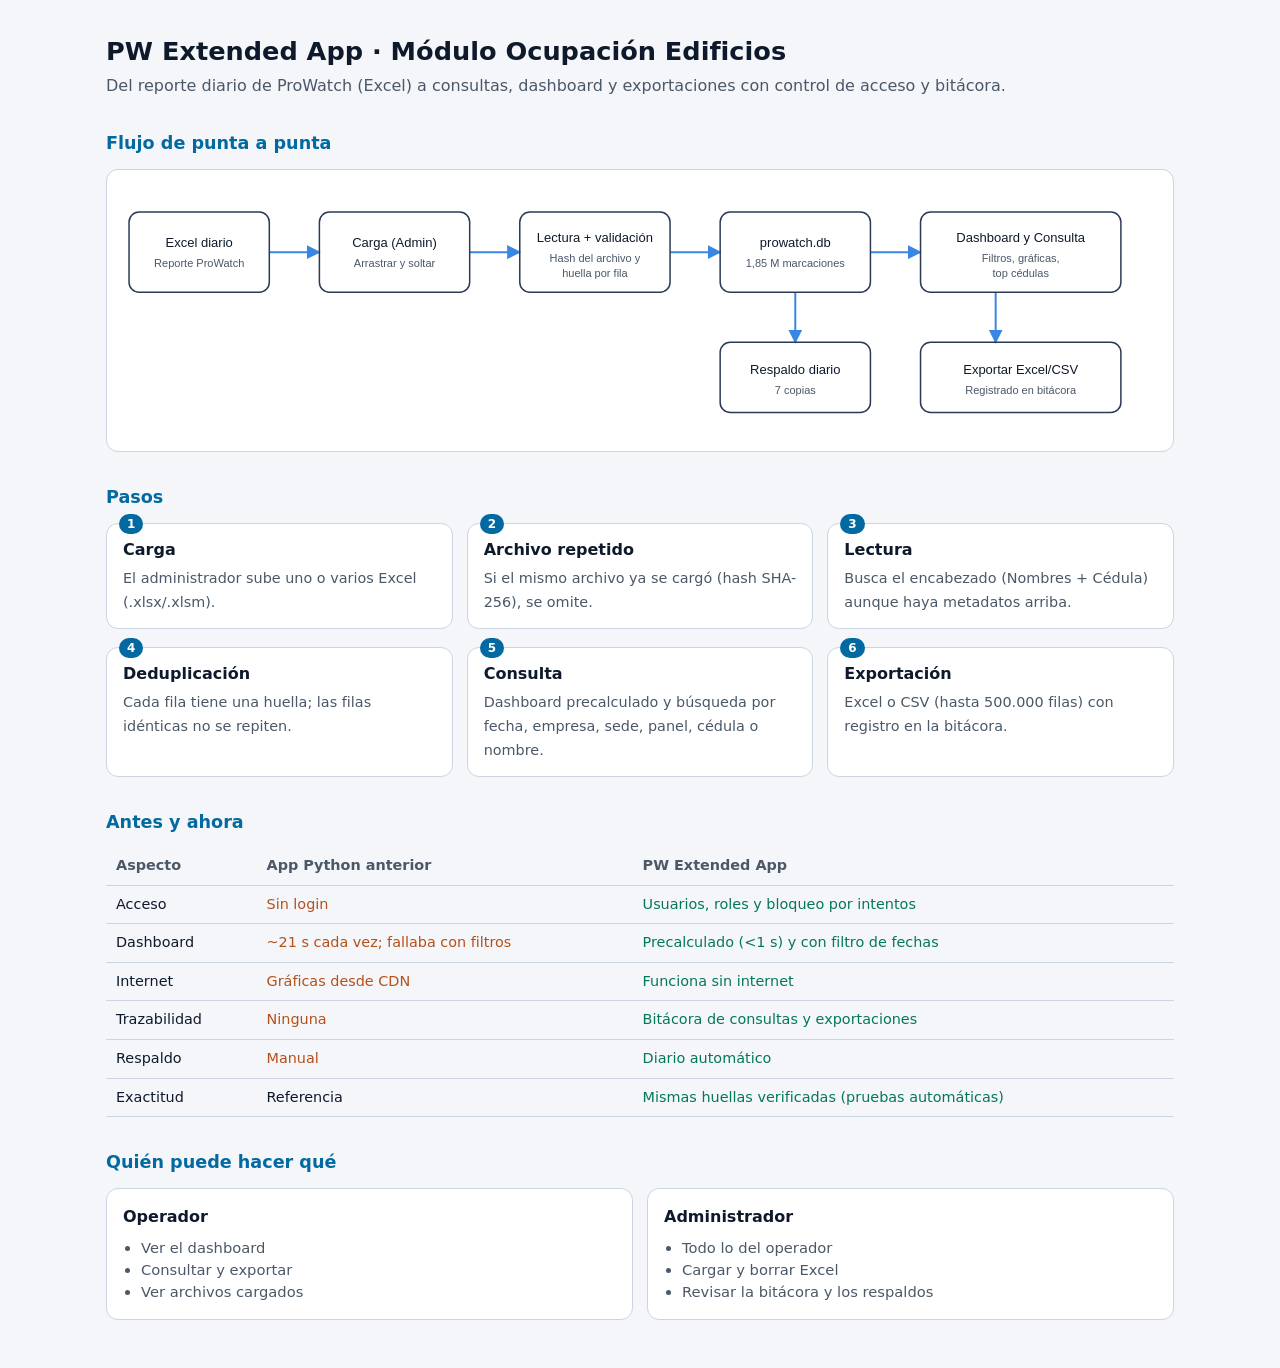
<file: docs/flujo-ocupacion.html>
<!DOCTYPE html>
<html lang="es">
<head>
<meta charset="UTF-8">
<meta name="viewport" content="width=device-width, initial-scale=1.0">
<title>Flujo Ocupación Edificios</title>
<style>
  :root { --bg:#0b1220; --card:#121b2e; --line:#2a3a55; --text:#e8eef7; --muted:#9fb0c7; --accent:#3987e5; --ok:#34d399; --warn:#f59e5b; }
  @media (prefers-color-scheme: light) {
    :root:not([data-theme="dark"]) { --bg:#f4f6f9; --card:#ffffff; --line:#cbd5e1; --text:#0e1a2b; --muted:#4a5868; --accent:#0369a1; --ok:#047857; --warn:#b4501a; }
  }
  * { box-sizing: border-box; }
  body { margin:0; background:var(--bg); color:var(--text); font-family: "Segoe UI", system-ui, sans-serif; line-height:1.5; }
  main { max-width: 1100px; margin: 0 auto; padding: 32px 16px 48px; }
  h1 { font-size: 1.6rem; margin: 0 0 4px; }
  .sub { color: var(--muted); margin: 0 0 28px; }
  h2 { font-size: 1.1rem; margin: 32px 0 12px; color: var(--accent); }
  .flow { display:grid; grid-template-columns: repeat(auto-fit, minmax(300px, 1fr)); gap: 18px 14px; }
  .step { background:var(--card); border:1px solid var(--line); border-radius:12px; padding:14px 16px; position:relative; }
  .step b { display:block; margin-bottom:4px; }
  .step span { color: var(--muted); font-size: .9rem; }
  .step .n { position:absolute; top:-10px; left:12px; background:var(--accent); color:#fff; font-size:.75rem; font-weight:700; border-radius:999px; padding:1px 8px; }
  .grid2 { display:grid; grid-template-columns: repeat(auto-fit, minmax(300px, 1fr)); gap: 14px; }
  .box { background:var(--card); border:1px solid var(--line); border-radius:12px; padding:16px; }
  .box h3 { margin:0 0 8px; font-size:1rem; }
  .box ul { margin:0; padding-left:18px; color: var(--muted); font-size:.92rem; }
  .ok { color: var(--ok); } .warn { color: var(--warn); }
  table { width:100%; border-collapse:collapse; font-size:.9rem; }
  th, td { text-align:left; padding:8px 10px; border-bottom:1px solid var(--line); }
  th { color: var(--muted); font-weight:600; }
  code { font-family: Consolas, monospace; font-size: .85rem; }
  svg text { fill: var(--text); font-size: 13px; font-family: "Segoe UI", sans-serif; }
  svg .small { fill: var(--muted); font-size: 11px; }
  .diagram { background:var(--card); border:1px solid var(--line); border-radius:12px; padding:12px; overflow-x:auto; }
</style>
</head>
<body>
<main>
  <h1>PW Extended App · Módulo Ocupación Edificios</h1>
  <p class="sub">Del reporte diario de ProWatch (Excel) a consultas, dashboard y exportaciones con control de acceso y bitácora.</p>

  <h2>Flujo de punta a punta</h2>
  <div class="diagram">
    <svg viewBox="0 0 1040 250" width="100%" role="img" aria-label="Flujo: Excel diario, carga por administrador, lectura y deduplicación, prowatch.db, consultas de usuarios, exportación y bitácora">
      <defs><marker id="a" viewBox="0 0 10 10" refX="9" refY="5" markerWidth="7" markerHeight="7" orient="auto"><path d="M0 0L10 5L0 10z" fill="#3987e5"/></marker></defs>
      <g fill="none" stroke="#3987e5" stroke-width="2" marker-end="url(#a)">
        <path d="M150 70H200"/><path d="M350 70H400"/><path d="M550 70H600"/><path d="M750 70H800"/>
        <path d="M675 110V160"/><path d="M875 110V160"/>
      </g>
      <g fill="none" stroke="#2a3a55" stroke-width="1.5">
        <rect x="10" y="30" width="140" height="80" rx="10"/><rect x="200" y="30" width="150" height="80" rx="10"/>
        <rect x="400" y="30" width="150" height="80" rx="10"/><rect x="600" y="30" width="150" height="80" rx="10"/>
        <rect x="800" y="30" width="200" height="80" rx="10"/>
        <rect x="600" y="160" width="150" height="70" rx="10"/><rect x="800" y="160" width="200" height="70" rx="10"/>
      </g>
      <text x="80" y="65" text-anchor="middle">Excel diario</text><text class="small" x="80" y="85" text-anchor="middle">Reporte ProWatch</text>
      <text x="275" y="65" text-anchor="middle">Carga (Admin)</text><text class="small" x="275" y="85" text-anchor="middle">Arrastrar y soltar</text>
      <text x="475" y="60" text-anchor="middle">Lectura + validación</text><text class="small" x="475" y="80" text-anchor="middle">Hash del archivo y</text><text class="small" x="475" y="95" text-anchor="middle">huella por fila</text>
      <text x="675" y="65" text-anchor="middle">prowatch.db</text><text class="small" x="675" y="85" text-anchor="middle">1,85 M marcaciones</text>
      <text x="900" y="60" text-anchor="middle">Dashboard y Consulta</text><text class="small" x="900" y="80" text-anchor="middle">Filtros, gráficas,</text><text class="small" x="900" y="95" text-anchor="middle">top cédulas</text>
      <text x="675" y="192" text-anchor="middle">Respaldo diario</text><text class="small" x="675" y="212" text-anchor="middle">7 copias</text>
      <text x="900" y="192" text-anchor="middle">Exportar Excel/CSV</text><text class="small" x="900" y="212" text-anchor="middle">Registrado en bitácora</text>
    </svg>
  </div>

  <h2>Pasos</h2>
  <div class="flow">
    <div class="step"><span class="n">1</span><b>Carga</b><span>El administrador sube uno o varios Excel (.xlsx/.xlsm).</span></div>
    <div class="step"><span class="n">2</span><b>Archivo repetido</b><span>Si el mismo archivo ya se cargó (hash SHA-256), se omite.</span></div>
    <div class="step"><span class="n">3</span><b>Lectura</b><span>Busca el encabezado (Nombres + Cédula) aunque haya metadatos arriba.</span></div>
    <div class="step"><span class="n">4</span><b>Deduplicación</b><span>Cada fila tiene una huella; las filas idénticas no se repiten.</span></div>
    <div class="step"><span class="n">5</span><b>Consulta</b><span>Dashboard precalculado y búsqueda por fecha, empresa, sede, panel, cédula o nombre.</span></div>
    <div class="step"><span class="n">6</span><b>Exportación</b><span>Excel o CSV (hasta 500.000 filas) con registro en la bitácora.</span></div>
  </div>

  <h2>Antes y ahora</h2>
  <table>
    <tr><th>Aspecto</th><th>App Python anterior</th><th>PW Extended App</th></tr>
    <tr><td>Acceso</td><td class="warn">Sin login</td><td class="ok">Usuarios, roles y bloqueo por intentos</td></tr>
    <tr><td>Dashboard</td><td class="warn">~21 s cada vez; fallaba con filtros</td><td class="ok">Precalculado (&lt;1 s) y con filtro de fechas</td></tr>
    <tr><td>Internet</td><td class="warn">Gráficas desde CDN</td><td class="ok">Funciona sin internet</td></tr>
    <tr><td>Trazabilidad</td><td class="warn">Ninguna</td><td class="ok">Bitácora de consultas y exportaciones</td></tr>
    <tr><td>Respaldo</td><td class="warn">Manual</td><td class="ok">Diario automático</td></tr>
    <tr><td>Exactitud</td><td>Referencia</td><td class="ok">Mismas huellas verificadas (pruebas automáticas)</td></tr>
  </table>

  <h2>Quién puede hacer qué</h2>
  <div class="grid2">
    <div class="box"><h3>Operador</h3><ul><li>Ver el dashboard</li><li>Consultar y exportar</li><li>Ver archivos cargados</li></ul></div>
    <div class="box"><h3>Administrador</h3><ul><li>Todo lo del operador</li><li>Cargar y borrar Excel</li><li>Revisar la bitácora y los respaldos</li></ul></div>
  </div>
</main>
</body>
</html>
</file>
